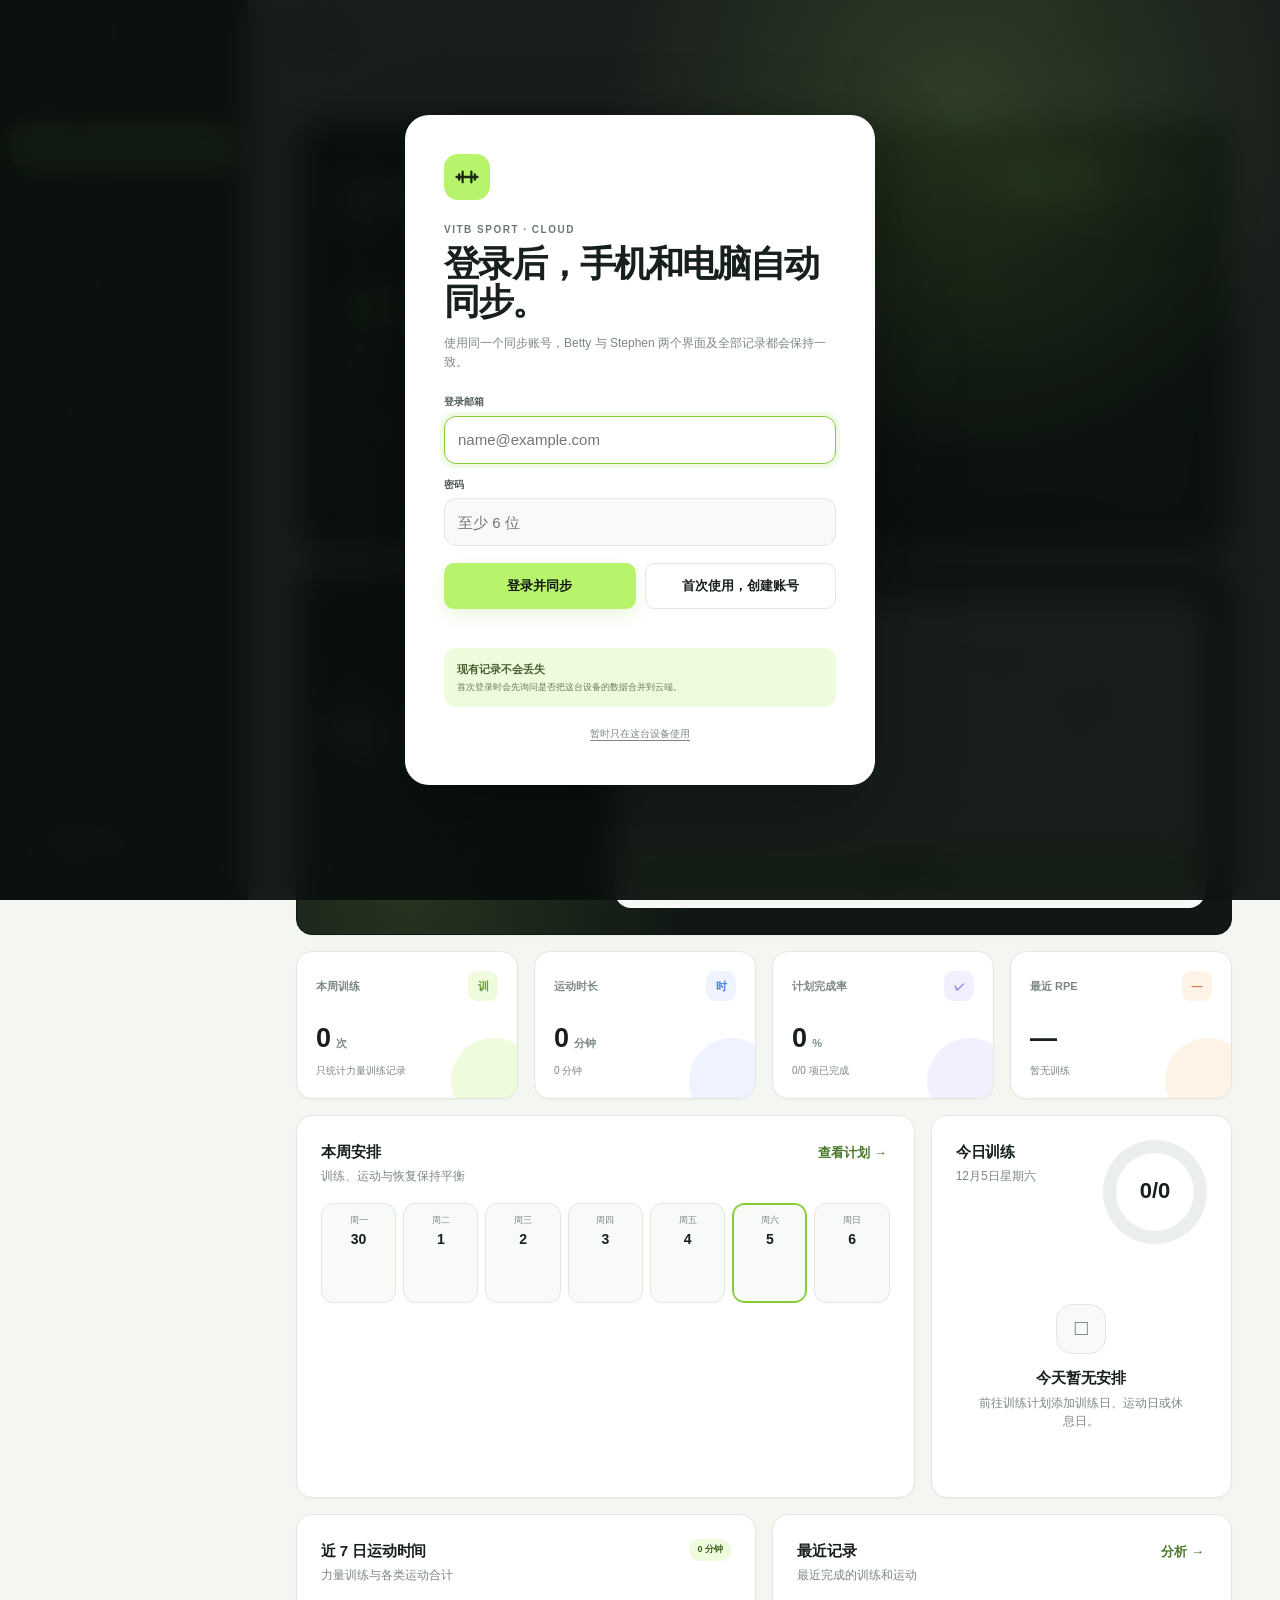
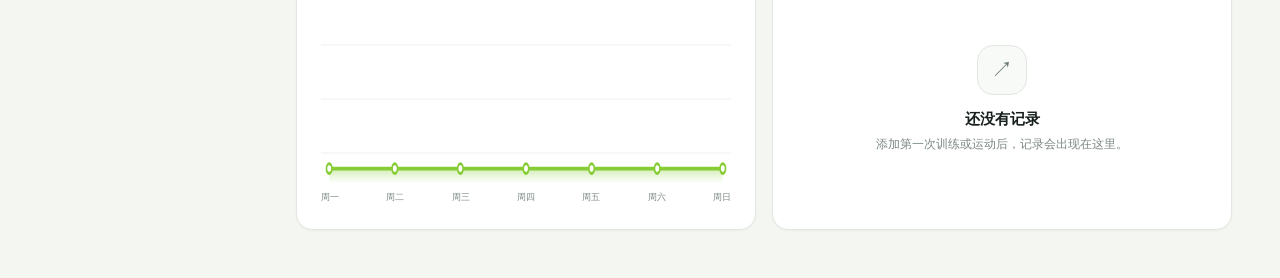
<file: index.html>
<!doctype html>
<html lang="zh-CN">
<head>
  <meta charset="utf-8">
  <meta name="viewport" content="width=device-width, initial-scale=1, viewport-fit=cover">
  <meta name="theme-color" content="#101714">
  <meta name="description" content="VITB Sport — 简洁、私密的训练、运动、饮食与身体数据记录工具。">
  <title>VITB Sport · 训练与运动记录</title>
  <link rel="icon" type="image/svg+xml" href="data:image/svg+xml,%3Csvg xmlns='http://www.w3.org/2000/svg' viewBox='0 0 64 64'%3E%3Crect width='64' height='64' rx='18' fill='%23101714'/%3E%3Cpath d='M18 38V26m7 17V21m14 22V21m7 17V26M13 32h38' stroke='%23b7f36b' stroke-width='5' stroke-linecap='round'/%3E%3C/svg%3E">
  <link rel="stylesheet" href="styles.css?v=20261022-flex">
  <script src="cloud-config.js" defer></script>
  <script src="cloud.js" defer></script>
  <script src="app.js?v=20261022-flex" defer></script>
</head>
<body>
  <a class="skip-link" href="#main-content">跳到主要内容</a>

  <section class="cloud-auth-gate" id="cloud-auth-gate" role="dialog" aria-modal="true" aria-labelledby="cloud-auth-title">
    <div class="cloud-auth-card">
      <span class="cloud-auth-logo" aria-hidden="true">
        <svg viewBox="0 0 32 32"><path d="M7 19v-6m4 9V10m10 12V10m4 9v-6M4 16h24"/></svg>
      </span>
      <p class="eyebrow">VITB SPORT · CLOUD</p>
      <h1 id="cloud-auth-title">登录后，手机和电脑自动同步。</h1>
      <p class="cloud-auth-copy">使用同一个同步账号，Betty 与 Stephen 两个界面及全部记录都会保持一致。</p>
      <form id="cloud-auth-form">
        <label class="cloud-auth-field" for="cloud-email"><span>登录邮箱</span><input id="cloud-email" name="email" type="email" autocomplete="email" placeholder="name@example.com" required></label>
        <label class="cloud-auth-field" for="cloud-password"><span>密码</span><input id="cloud-password" name="password" type="password" autocomplete="current-password" minlength="6" placeholder="至少 6 位" required></label>
        <div class="cloud-auth-actions">
          <button class="button button-primary" type="submit" data-auth-intent="signin">登录并同步</button>
          <button class="button button-quiet" type="submit" data-auth-intent="signup">首次使用，创建账号</button>
        </div>
      </form>
      <p class="cloud-auth-message" id="cloud-auth-message" aria-live="polite"></p>
      <div class="cloud-auth-note"><strong>现有记录不会丢失</strong><span>首次登录时会先询问是否把这台设备的数据合并到云端。</span></div>
      <button class="cloud-local-link" type="button" data-cloud-action="use-local">暂时只在这台设备使用</button>
    </div>
  </section>

  <div class="app-shell">
    <aside class="sidebar" id="sidebar" aria-label="主要导航">
      <div class="brand">
        <span class="brand-mark" aria-hidden="true">
          <svg viewBox="0 0 32 32"><path d="M7 19v-6m4 9V10m10 12V10m4 9v-6M4 16h24"/></svg>
        </span>
        <span><strong>VITB</strong><small>SPORT</small></span>
      </div>

      <nav class="primary-nav">
        <p class="nav-label">训练中心</p>
        <button class="nav-item is-active" type="button" data-view="dashboard">
          <span aria-hidden="true">⌂</span><span>首页</span>
        </button>
        <button class="nav-item" type="button" data-view="training">
          <span aria-hidden="true">▰</span><span>训练记录</span>
        </button>
        <button class="nav-item" type="button" data-view="activities">
          <span aria-hidden="true">↗</span><span>运动记录</span>
        </button>
        <button class="nav-item" type="button" data-view="plans">
          <span aria-hidden="true">□</span><span>训练计划</span>
        </button>

        <p class="nav-label">健康数据</p>
        <button class="nav-item" type="button" data-view="nutrition">
          <span aria-hidden="true">◒</span><span>饮食记录</span>
        </button>
        <button class="nav-item" type="button" data-view="body">
          <span aria-hidden="true">◇</span><span>身体数据</span>
        </button>
        <button class="nav-item" type="button" data-view="analytics">
          <span aria-hidden="true">⌁</span><span>数据分析</span>
        </button>

        <p class="nav-label">空间</p>
        <button class="nav-item" type="button" data-view="members">
          <span aria-hidden="true">◎</span><span>Betty / Stephen</span>
        </button>
        <button class="nav-item" type="button" data-view="privacy">
          <span aria-hidden="true">◉</span><span>隐私与数据</span>
        </button>
      </nav>

      <div class="sidebar-foot">
        <div class="storage-card" id="storage-card">
          <span class="status-dot" aria-hidden="true"></span>
          <div><strong id="storage-title">本机缓存已开启</strong><small id="storage-note">正在检查云端连接</small></div>
        </div>
      </div>
    </aside>

    <button class="sidebar-scrim" id="sidebar-scrim" type="button" aria-label="关闭导航"></button>

    <div class="workspace">
      <header class="topbar">
        <button class="icon-button mobile-menu" id="mobile-menu" type="button" aria-label="打开导航" aria-controls="sidebar" aria-expanded="false">☰</button>
        <div class="today-label">
          <small id="today-weekday">今天</small>
          <strong id="today-date">—</strong>
        </div>
        <div class="topbar-actions">
          <button class="local-badge cloud-badge" id="cloud-status" type="button" data-cloud-action="sync-now" aria-label="立即同步云端数据"><span class="status-dot"></span><span id="cloud-status-text">检查登录</span></button>
          <div class="profile-switch" aria-label="切换个人界面">
            <button class="profile-option" type="button" data-action="select-member" data-id="betty"><span>B</span><strong>Betty</strong></button>
            <button class="profile-option" type="button" data-action="select-member" data-id="stephen"><span>S</span><strong>Stephen</strong></button>
          </div>
        </div>
      </header>

      <main id="main-content" tabindex="-1">
        <div id="view-root" aria-live="polite"></div>
      </main>
    </div>
  </div>

  <div class="toast-region" id="toast-region" aria-live="polite" aria-atomic="true"></div>

  <dialog class="confirm-dialog" id="confirm-dialog">
    <form id="confirm-form">
      <span class="dialog-icon" aria-hidden="true">!</span>
      <h2 id="confirm-title">确认操作</h2>
      <p id="confirm-message"></p>
      <div class="dialog-actions">
        <button class="button button-quiet" id="confirm-cancel" type="button">取消</button>
        <button class="button button-danger" id="confirm-ok" type="button">确认</button>
      </div>
    </form>
  </dialog>

  <noscript>
    <div class="noscript">此应用需要 JavaScript 才能保存、同步和展示训练数据。</div>
  </noscript>
</body>
</html>
</file>
<file: styles.css>
:root {
  color-scheme: light;
  --ink: #17201c;
  --ink-soft: #4f5c55;
  --muted: #7b8881;
  --paper: #f4f6f2;
  --surface: #ffffff;
  --surface-soft: #f8faf7;
  --line: #e2e7e2;
  --line-strong: #ccd5ce;
  --dark: #101714;
  --dark-soft: #19231f;
  --lime: #b7f36b;
  --lime-strong: #86cc35;
  --lime-wash: #effbdd;
  --blue: #5f8ff6;
  --blue-wash: #eef3ff;
  --orange: #f5a657;
  --orange-wash: #fff3e7;
  --violet: #8c7cf2;
  --violet-wash: #f2efff;
  --red: #df615b;
  --red-wash: #fff0ef;
  --shadow-sm: 0 1px 2px rgba(16, 23, 20, .04);
  --shadow-md: 0 16px 40px rgba(16, 23, 20, .08);
  --radius-sm: 10px;
  --radius-md: 16px;
  --radius-lg: 24px;
  --sidebar: 248px;
  --font: Inter, ui-sans-serif, -apple-system, BlinkMacSystemFont, "Segoe UI", "PingFang SC", "Microsoft YaHei", sans-serif;
}

* { box-sizing: border-box; }
html { min-width: 320px; background: var(--paper); scroll-behavior: smooth; }
body { margin: 0; color: var(--ink); background: var(--paper); font-family: var(--font); font-size: 15px; line-height: 1.55; }
button, input, select, textarea { color: inherit; font: inherit; }
button, select { cursor: pointer; }
button { border: 0; }
a { color: inherit; }
svg { display: block; }
[hidden] { display: none !important; }

.skip-link { position: fixed; top: 8px; left: 8px; z-index: 1000; padding: 9px 13px; color: #fff; background: var(--dark); border-radius: 8px; transform: translateY(-150%); }
.skip-link:focus { transform: translateY(0); }
.app-shell { min-height: 100vh; }
.sidebar { position: fixed; inset: 0 auto 0 0; z-index: 40; display: flex; width: var(--sidebar); flex-direction: column; color: #eaf1ec; background: var(--dark); border-right: 1px solid rgba(255,255,255,.06); }
.brand { display: flex; align-items: center; gap: 11px; min-height: 78px; padding: 0 22px; }
.brand-mark { display: grid; width: 38px; height: 38px; place-items: center; color: var(--lime); background: rgba(183,243,107,.1); border: 1px solid rgba(183,243,107,.22); border-radius: 12px; }
.brand-mark svg { width: 24px; fill: none; stroke: currentColor; stroke-width: 2.6; stroke-linecap: round; }
.brand strong { display: block; font-size: 17px; letter-spacing: .08em; line-height: 1; }
.brand small { display: block; margin-top: 5px; color: #8fa097; font-size: 9px; letter-spacing: .26em; }
.primary-nav { flex: 1; overflow-y: auto; padding: 3px 12px 16px; }
.nav-label { margin: 20px 11px 8px; color: #718178; font-size: 10px; font-weight: 750; letter-spacing: .16em; text-transform: uppercase; }
.nav-item { display: flex; width: 100%; align-items: center; gap: 12px; margin: 3px 0; padding: 10px 12px; color: #aebbb4; background: transparent; border-radius: 11px; text-align: left; transition: .18s ease; }
.nav-item > span:first-child { display: grid; width: 22px; height: 22px; place-items: center; color: #809087; font-size: 17px; }
.nav-item:hover { color: #fff; background: rgba(255,255,255,.055); }
.nav-item.is-active { color: #111914; background: var(--lime); font-weight: 720; box-shadow: 0 8px 20px rgba(0,0,0,.16); }
.nav-item.is-active > span:first-child { color: #111914; }
.sidebar-foot { padding: 14px 14px 20px; }
.storage-card { display: flex; align-items: flex-start; gap: 10px; padding: 12px; background: rgba(255,255,255,.045); border: 1px solid rgba(255,255,255,.055); border-radius: 13px; }
.storage-card strong, .storage-card small { display: block; }
.storage-card strong { font-size: 12px; }
.storage-card small { margin-top: 3px; color: #819087; font-size: 10px; }
.status-dot { display: inline-block; flex: 0 0 auto; width: 7px; height: 7px; margin-top: 5px; background: var(--lime-strong); border-radius: 50%; box-shadow: 0 0 0 3px rgba(183,243,107,.12); }
.sidebar-scrim { display: none; }

.workspace { min-height: 100vh; margin-left: var(--sidebar); }
.topbar { position: sticky; top: 0; z-index: 25; display: flex; height: 72px; align-items: center; justify-content: space-between; padding: 0 clamp(20px, 4vw, 48px); background: rgba(244,246,242,.9); border-bottom: 1px solid rgba(204,213,206,.72); backdrop-filter: blur(16px); }
.today-label small, .today-label strong { display: block; }
.today-label small { color: var(--muted); font-size: 11px; font-weight: 700; letter-spacing: .08em; }
.today-label strong { margin-top: 2px; font-size: 14px; }
.topbar-actions { display: flex; align-items: center; gap: 10px; }
.local-badge { display: inline-flex; align-items: center; gap: 7px; padding: 7px 10px; color: var(--ink-soft); background: var(--surface); border: 1px solid var(--line); border-radius: 999px; font-size: 11px; }
.local-badge .status-dot { margin: 0; }
.cloud-badge:hover { background: #fbfdf9; border-color: var(--line-strong); }
body[data-cloud-status="syncing"] .cloud-badge .status-dot, body[data-cloud-status="checking"] .cloud-badge .status-dot { background: var(--orange); animation: live-pulse 1.4s infinite; }
body[data-cloud-status="offline"] .cloud-badge .status-dot, body[data-cloud-status="error"] .cloud-badge .status-dot { background: var(--red); box-shadow: 0 0 0 3px rgba(223,97,91,.12); }
body[data-cloud-status="synced"] .cloud-badge .status-dot { background: var(--lime-strong); }
.member-chip { display: flex; align-items: center; gap: 8px; padding: 4px 9px 4px 4px; background: transparent; border-radius: 999px; font-size: 12px; font-weight: 650; }
.member-chip:hover { background: rgba(255,255,255,.7); }
.avatar { display: grid; width: 32px; height: 32px; place-items: center; color: #14200f; background: var(--lime); border-radius: 50%; font-size: 12px; font-weight: 800; }
.profile-switch { display: flex; gap: 4px; padding: 4px; background: var(--surface); border: 1px solid var(--line); border-radius: 999px; box-shadow: var(--shadow-sm); }
.profile-option { display: flex; align-items: center; gap: 7px; padding: 3px 10px 3px 3px; color: var(--muted); background: transparent; border-radius: 999px; font-size: 11px; }
.profile-option > span { display: grid; width: 27px; height: 27px; place-items: center; color: var(--ink); background: var(--surface-soft); border-radius: 50%; font-size: 10px; font-weight: 850; }
.profile-option strong { font-size: 11px; }
.profile-option:hover { color: var(--ink); background: var(--surface-soft); }
.profile-option.is-active { color: #13200d; background: var(--lime-wash); }
.profile-option.is-active > span { background: var(--profile-color, var(--lime)); }
.mobile-menu { display: none; }
.icon-button { width: 38px; height: 38px; color: var(--ink); background: var(--surface); border: 1px solid var(--line); border-radius: 10px; }

main { padding: clamp(22px, 4vw, 48px); }
#view-root { width: min(100%, 1420px); margin: 0 auto; }
.view { animation: view-in .24s ease both; }
@keyframes view-in { from { opacity: 0; transform: translateY(5px); } }
.page-head { display: flex; align-items: flex-end; justify-content: space-between; gap: 20px; margin-bottom: 26px; }
.eyebrow { margin: 0 0 7px; color: #6a786f; font-size: 10px; font-weight: 800; letter-spacing: .15em; text-transform: uppercase; }
.page-title { margin: 0; font-size: clamp(25px, 3vw, 34px); line-height: 1.15; letter-spacing: -.045em; }
.page-subtitle { max-width: 650px; margin: 9px 0 0; color: var(--muted); }
.page-actions { display: flex; flex-wrap: wrap; gap: 9px; }

.button { display: inline-flex; min-height: 40px; align-items: center; justify-content: center; gap: 7px; padding: 9px 15px; border-radius: 10px; font-size: 13px; font-weight: 720; transition: transform .15s ease, box-shadow .15s ease, background .15s ease; }
.button:hover { transform: translateY(-1px); }
.button-primary { color: #101710; background: var(--lime); box-shadow: 0 7px 16px rgba(134,204,53,.16); }
.button-primary:hover { background: #c3fa7e; }
.button-dark { color: #fff; background: var(--dark); }
.button-quiet { color: var(--ink); background: var(--surface); border: 1px solid var(--line); }
.button-danger { color: #fff; background: var(--red); }
.button-link { min-height: auto; padding: 3px; color: #497828; background: transparent; }
.button-small { min-height: 32px; padding: 6px 10px; font-size: 11px; }

.card { min-width: 0; background: var(--surface); border: 1px solid var(--line); border-radius: var(--radius-md); box-shadow: var(--shadow-sm); }
.card-pad { padding: clamp(18px, 2vw, 24px); }
.card-head { display: flex; align-items: flex-start; justify-content: space-between; gap: 14px; margin-bottom: 18px; }
.card-title { margin: 0; font-size: 15px; letter-spacing: -.01em; }
.card-subtitle { margin: 4px 0 0; color: var(--muted); font-size: 12px; }
.grid { display: grid; min-width: 0; gap: 16px; }
.grid-2 { grid-template-columns: repeat(2, minmax(0, 1fr)); }
.grid-3 { grid-template-columns: repeat(3, minmax(0, 1fr)); }
.grid-4 { grid-template-columns: repeat(4, minmax(0, 1fr)); }
.span-2 { grid-column: span 2; }
.stack { display: grid; gap: 16px; }

.dashboard-weekly-overview { position: relative; overflow: hidden; padding: clamp(24px, 3.5vw, 38px); color: #f2f7f3; background: radial-gradient(circle at 88% 6%, rgba(183,243,107,.18), transparent 36%), linear-gradient(130deg, #111915, #203128); border-radius: var(--radius-lg); }
.dashboard-weekly-overview::after { position: absolute; top: -155px; right: -120px; width: 390px; height: 390px; content: ""; border: 1px solid rgba(183,243,107,.13); border-radius: 50%; box-shadow: 0 0 0 58px rgba(183,243,107,.025), 0 0 0 116px rgba(183,243,107,.018); pointer-events: none; }
.weekly-overview-head { position: relative; z-index: 1; display: flex; align-items: flex-start; justify-content: space-between; gap: 24px; margin-bottom: 22px; }
.dashboard-weekly-overview .eyebrow { color: var(--lime); }
.dashboard-weekly-overview h1 { margin: 0; font-size: clamp(26px, 3.3vw, 38px); line-height: 1.08; letter-spacing: -.05em; }
.weekly-overview-head p:not(.eyebrow) { margin: 9px 0 0; color: #adbbb3; font-size: 12px; }
.hero-actions { display: flex; flex-wrap: wrap; gap: 9px; }
.hero-actions .button-quiet { color: #eef5f0; background: rgba(255,255,255,.07); border-color: rgba(255,255,255,.11); }
.weekly-member-grid { position: relative; z-index: 1; display: grid; grid-template-columns: repeat(2, minmax(0, 1fr)); gap: 14px; }
.weekly-member-card { min-width: 0; padding: 18px; background: rgba(255,255,255,.055); border: 1px solid rgba(255,255,255,.06); border-radius: 19px; }
.weekly-member-card.is-active { border-color: color-mix(in srgb, var(--member-color) 58%, transparent); box-shadow: inset 0 0 0 1px color-mix(in srgb, var(--member-color) 22%, transparent); }
.weekly-member-head { display: flex; align-items: center; justify-content: space-between; gap: 12px; margin-bottom: 15px; }
.weekly-member-switch { display: flex; min-width: 0; align-items: center; gap: 10px; padding: 0; color: #f3f7f4; background: transparent; text-align: left; }
.weekly-member-switch:hover strong { color: var(--member-color); }
.weekly-member-avatar { display: grid; width: 34px; height: 34px; flex: 0 0 auto; place-items: center; color: #15200f; background: var(--member-color); border-radius: 50%; font-size: 11px; font-weight: 850; }
.weekly-member-switch strong, .weekly-member-switch small { display: block; }
.weekly-member-switch strong { font-size: 14px; transition: color .15s ease; }
.weekly-member-switch small { margin-top: 1px; color: #9daba3; font-size: 10px; }
.weekly-member-state { padding: 4px 8px; color: var(--member-color); background: color-mix(in srgb, var(--member-color) 12%, transparent); border-radius: 999px; font-size: 9px; font-weight: 760; white-space: nowrap; }
.weekly-metrics { display: grid; grid-template-columns: repeat(3, minmax(0, 1fr)); gap: 10px; margin-bottom: 15px; }
.weekly-metrics > div { min-width: 0; }
.weekly-metrics span { display: block; color: #94a39b; font-size: 9px; }
.weekly-metrics strong { display: block; margin-top: 3px; color: #fff; font-size: clamp(19px, 2.2vw, 25px); line-height: 1; letter-spacing: -.04em; white-space: nowrap; }
.weekly-metrics strong small { display: inline; color: #aab7b0; font-size: 9px; font-weight: 600; letter-spacing: 0; }
.weekly-bars { display: grid; grid-template-columns: repeat(7, minmax(0, 1fr)); gap: 6px; height: 72px; align-items: end; }
.weekly-bar-day { display: grid; height: 100%; grid-template-rows: 1fr auto; gap: 5px; color: #8f9e96; text-align: center; }
.weekly-bar-track { display: flex; height: 52px; align-self: end; align-items: end; overflow: hidden; background: rgba(255,255,255,.055); border-radius: 7px; }
.weekly-bar-fill { width: 100%; background: var(--member-color); border-radius: 7px; }
.weekly-bar-day small { font-size: 9px; }
.weekly-card-foot { display: flex; justify-content: space-between; gap: 12px; margin-top: 10px; color: #87968e; font-size: 9px; }

.live-counter { overflow: hidden; }
.live-counter.is-setup { display: grid; grid-template-columns: minmax(250px, .72fr) minmax(0, 1.6fr); gap: 26px; padding: 26px; color: #f3f8f4; background: radial-gradient(circle at 12% 90%, rgba(183,243,107,.13), transparent 32%), var(--dark); border-color: var(--dark); }
.live-counter-intro { align-self: center; }
.live-kicker { display: inline-flex; align-items: center; gap: 8px; color: var(--lime); font-size: 10px; font-weight: 820; letter-spacing: .08em; text-transform: uppercase; }
.live-pulse { width: 7px; height: 7px; background: var(--lime); border-radius: 50%; box-shadow: 0 0 0 0 rgba(183,243,107,.45); animation: live-pulse 1.8s infinite; }
@keyframes live-pulse { 70% { box-shadow: 0 0 0 8px rgba(183,243,107,0); } 100% { box-shadow: 0 0 0 0 rgba(183,243,107,0); } }
.live-counter-intro h2 { margin: 12px 0 8px; font-size: clamp(23px, 3vw, 33px); line-height: 1.12; letter-spacing: -.04em; }
.live-counter-intro p { max-width: 380px; margin: 0; color: #9daca4; font-size: 12px; }
.live-setup-form { align-self: center; padding: 18px; color: var(--ink); background: rgba(255,255,255,.98); border-radius: 16px; }
.live-form-grid { display: grid; grid-template-columns: repeat(4, minmax(0, 1fr)); gap: 11px; }
.live-exercise-field { grid-column: span 2; }
.live-start-button { width: 100%; margin-top: 13px; }
.live-session-head { display: flex; align-items: flex-start; justify-content: space-between; gap: 20px; padding: 22px 25px; color: #f4f8f5; background: radial-gradient(circle at 85% 20%, rgba(183,243,107,.17), transparent 28%), linear-gradient(120deg, #111915, #26362d); }
.live-session-head h2 { margin: 7px 0 3px; font-size: clamp(23px, 3vw, 34px); letter-spacing: -.04em; }
.live-session-head p { margin: 0; color: #9eaea5; font-size: 11px; }
.live-discard { color: #e4ebe6; background: rgba(255,255,255,.07); border: 1px solid rgba(255,255,255,.12); }
.live-session-editor { background: #f7faf6; border-bottom: 1px solid var(--line); }
.live-session-editor > summary { display: flex; align-items: center; gap: 10px; padding: 12px 25px; color: var(--ink-soft); cursor: pointer; list-style: none; }
.live-session-editor > summary::-webkit-details-marker { display: none; }
.live-session-editor > summary span { font-size: 11px; font-weight: 800; }
.live-session-editor > summary small { color: var(--muted); font-size: 9px; }
.live-session-editor > summary::after { margin-left: auto; content: "编辑 ＋"; color: #4e7b2d; font-size: 9px; font-weight: 800; }
.live-session-editor[open] > summary::after { content: "收起 −"; }
.live-session-edit-form { padding: 5px 25px 20px; }
.live-edit-grid { display: grid; grid-template-columns: repeat(4, minmax(0, 1fr)); gap: 11px; }
.live-edit-actions { display: flex; align-items: center; justify-content: space-between; gap: 15px; margin-top: 14px; }
.live-edit-actions small { color: var(--muted); font-size: 9px; }
.live-edit-actions .button { min-width: 118px; }
.live-session-body { display: grid; grid-template-columns: minmax(240px, .78fr) minmax(310px, 1.22fr); }
.live-progress-panel { display: grid; min-height: 245px; align-content: center; padding: 25px; background: var(--surface-soft); border-right: 1px solid var(--line); }
.live-count { display: flex; align-items: baseline; gap: 9px; }
.live-count strong { font-size: clamp(50px, 7vw, 76px); line-height: 1; letter-spacing: -.08em; }
.live-count span { color: var(--muted); font-size: 16px; font-weight: 720; }
.live-progress-track { height: 8px; margin: 17px 0; overflow: hidden; background: #e6ebe6; border-radius: 999px; }
.live-progress-track span { display: block; width: var(--live-progress); height: 100%; background: var(--lime-strong); border-radius: inherit; transition: width .25s ease; }
.set-dots { display: flex; flex-wrap: wrap; gap: 7px; }
.set-dot { display: grid; width: 31px; height: 31px; place-items: center; color: #87938c; background: #fff; border: 1px solid var(--line); border-radius: 9px; font-size: 10px; font-weight: 800; }
.set-dot.is-done { color: #19300e; background: var(--lime); border-color: var(--lime-strong); }
.set-dot.is-next { color: #4f792e; border-color: var(--lime-strong); box-shadow: 0 0 0 2px rgba(134,204,53,.12); }
.live-progress-panel > small { margin-top: 13px; color: var(--muted); font-size: 10px; }
.live-action-panel { display: grid; min-height: 245px; align-content: center; gap: 13px; padding: 25px; }
.rest-status { display: flex; align-items: center; justify-content: space-between; gap: 12px; min-height: 38px; padding: 0 3px; color: var(--muted); font-size: 10px; }
.rest-status strong { margin-left: auto; color: var(--ink); font-size: 20px; font-variant-numeric: tabular-nums; }
.rest-status button { padding: 5px 8px; color: #426d27; background: var(--lime-wash); border-radius: 7px; font-size: 9px; font-weight: 750; }
.rest-status.is-resting strong { color: #5e922f; }
.live-complete-button { display: grid; width: 100%; min-height: 94px; place-items: center; align-content: center; gap: 2px; color: #15210f; background: var(--lime); border-radius: 18px; box-shadow: 0 13px 28px rgba(134,204,53,.2); transition: transform .12s, background .12s; }
.live-complete-button:hover:not(:disabled) { transform: translateY(-2px); background: #c5fb82; }
.live-complete-button:active:not(:disabled) { transform: scale(.985); }
.live-complete-button:disabled { color: #7c897f; background: #edf0ed; box-shadow: none; cursor: not-allowed; }
.live-complete-button > span { font-size: clamp(19px, 2.4vw, 26px); font-weight: 850; letter-spacing: -.03em; }
.live-complete-button > small { font-size: 10px; font-weight: 600; }
.live-complete-button.is-finish { color: #fff; background: var(--dark); box-shadow: none; font-size: 17px; font-weight: 800; }
.live-finished { display: grid; place-items: center; text-align: center; }
.live-finished > span { display: grid; width: 43px; height: 43px; margin-bottom: 7px; place-items: center; color: #1e350f; background: var(--lime); border-radius: 50%; font-weight: 900; }
.live-finished strong, .live-finished small { display: block; }
.live-finished small { margin: 3px 0 12px; color: var(--muted); font-size: 10px; }
.live-finished-actions { display: grid; grid-template-columns: minmax(115px, .42fr) minmax(0, 1fr); gap: 9px; }
.live-finished-actions .button, .live-finished-actions .live-complete-button { min-height: 58px; }
.live-secondary-actions { display: flex; gap: 8px; }
.live-secondary-actions .button { flex: 1; }
.live-secondary-actions .button:disabled { opacity: .42; cursor: not-allowed; transform: none; }

.stat-card { position: relative; min-height: 126px; overflow: hidden; padding: 19px; }
.stat-card::after { position: absolute; right: -20px; bottom: -26px; width: 86px; height: 86px; content: ""; background: var(--wash, var(--lime-wash)); border-radius: 50%; }
.stat-label { display: flex; align-items: center; justify-content: space-between; color: var(--muted); font-size: 11px; font-weight: 670; }
.stat-icon { display: grid; width: 30px; height: 30px; place-items: center; color: var(--tone, #69972f); background: var(--wash, var(--lime-wash)); border-radius: 9px; font-weight: 900; }
.stat-value { position: relative; z-index: 1; margin-top: 17px; font-size: 27px; font-weight: 800; letter-spacing: -.04em; }
.stat-value small { color: var(--muted); font-size: 11px; font-weight: 600; letter-spacing: 0; }
.stat-note { position: relative; z-index: 1; margin-top: 3px; color: var(--muted); font-size: 10px; }

.section-gap { margin-top: 16px; }
.list { display: grid; gap: 2px; }
.list-item { display: flex; align-items: center; gap: 13px; padding: 12px 4px; border-bottom: 1px solid #edf0ed; }
.list-item:last-child { border-bottom: 0; }
.list-icon { display: grid; flex: 0 0 auto; width: 38px; height: 38px; place-items: center; color: var(--tone, #527735); background: var(--wash, var(--lime-wash)); border-radius: 11px; font-weight: 800; }
.list-main { min-width: 0; flex: 1; }
.list-main strong, .list-main small { display: block; }
.list-main strong { overflow: hidden; font-size: 13px; text-overflow: ellipsis; white-space: nowrap; }
.list-main small { margin-top: 2px; color: var(--muted); font-size: 10px; }
.list-meta { color: var(--ink-soft); font-size: 11px; font-weight: 680; text-align: right; }
.empty-state { padding: 42px 20px; color: var(--muted); text-align: center; }
.empty-state span { display: grid; width: 50px; height: 50px; margin: 0 auto 12px; place-items: center; color: #6b7b71; background: var(--surface-soft); border: 1px solid var(--line); border-radius: 16px; font-size: 22px; }
.empty-state strong { display: block; color: var(--ink); }
.empty-state p { max-width: 360px; margin: 5px auto 0; font-size: 12px; }

.progress-track { height: 6px; overflow: hidden; background: #edf1ed; border-radius: 999px; }
.progress-fill { height: 100%; background: var(--lime-strong); border-radius: inherit; }
.completion-ring { --value: 0; position: relative; display: grid; width: 104px; height: 104px; place-items: center; background: conic-gradient(var(--lime-strong) calc(var(--value) * 1%), #ebefeb 0); border-radius: 50%; }
.completion-ring::before { position: absolute; width: 78px; height: 78px; content: ""; background: var(--surface); border-radius: 50%; }
.completion-ring strong { position: relative; font-size: 22px; }

.week-strip { display: grid; grid-template-columns: repeat(7, minmax(0, 1fr)); gap: 7px; }
.day-card { min-height: 100px; padding: 10px 8px; background: var(--surface-soft); border: 1px solid var(--line); border-radius: 12px; }
.day-card.is-today { border-color: var(--lime-strong); box-shadow: inset 0 0 0 1px var(--lime-strong); }
.day-card small { display: block; color: var(--muted); font-size: 9px; text-align: center; }
.day-card strong { display: block; margin-top: 1px; font-size: 14px; text-align: center; }
.day-event { margin-top: 9px; padding: 7px; background: var(--surface); border-radius: 8px; font-size: 9px; line-height: 1.35; }
.day-event.is-done { color: #66815a; text-decoration: line-through; background: var(--lime-wash); }
.event-dot { display: inline-block; width: 5px; height: 5px; margin-right: 4px; background: var(--tone, var(--blue)); border-radius: 50%; vertical-align: middle; }

.composer { overflow: hidden; }
.composer > summary { display: flex; align-items: center; justify-content: space-between; padding: 17px 20px; background: var(--dark); color: #fff; cursor: pointer; list-style: none; }
.composer > summary::-webkit-details-marker { display: none; }
.composer > summary::after { content: "+"; color: var(--lime); font-size: 24px; font-weight: 300; }
.composer[open] > summary::after { content: "−"; }
.composer-title strong, .composer-title small { display: block; }
.composer-title small { margin-top: 2px; color: #9dacA4; font-size: 10px; }
.form-body { padding: 22px; }
.form-grid { display: grid; grid-template-columns: repeat(4, minmax(0, 1fr)); gap: 15px; }
.field { display: grid; align-content: start; gap: 6px; }
.field.span-2 { grid-column: span 2; }
.field.span-3 { grid-column: span 3; }
.field.span-4 { grid-column: 1 / -1; }
.field label, .field > span { color: var(--ink-soft); font-size: 10px; font-weight: 750; letter-spacing: .03em; }
.field input, .field select, .field textarea { width: 100%; min-height: 42px; padding: 10px 11px; background: var(--surface-soft); border: 1px solid var(--line); border-radius: 9px; outline: none; transition: border .15s, box-shadow .15s; }
.field textarea { min-height: 80px; resize: vertical; }
.field input:focus, .field select:focus, .field textarea:focus { background: #fff; border-color: var(--lime-strong); box-shadow: 0 0 0 3px rgba(134,204,53,.12); }
.field select, .privacy-row select {
  min-height: 46px;
  padding: 10px 42px 10px 14px;
  appearance: none;
  -webkit-appearance: none;
  color: var(--ink);
  background-color: #fff;
  background-image: url("data:image/svg+xml,%3Csvg xmlns='http://www.w3.org/2000/svg' width='16' height='16' viewBox='0 0 16 16' fill='none'%3E%3Cpath d='m4 6 4 4 4-4' stroke='%235b6b62' stroke-width='1.7' stroke-linecap='round' stroke-linejoin='round'/%3E%3C/svg%3E");
  background-repeat: no-repeat;
  background-position: right 14px center;
  background-size: 16px;
  border: 1px solid #d8e1da;
  border-radius: 14px;
  box-shadow: 0 1px 2px rgba(16,23,20,.04), inset 0 1px 0 rgba(255,255,255,.8);
  transition: border-color .15s ease, box-shadow .15s ease, background-color .15s ease;
}
.field select:hover, .privacy-row select:hover { border-color: #b8c5bb; background-color: #fbfdf9; }
.field select:focus, .privacy-row select:focus { background-color: #fff; border-color: var(--lime-strong); box-shadow: 0 0 0 4px rgba(134,204,53,.13); }
.field-help { color: var(--muted); font-size: 9px; }
.form-actions { display: flex; justify-content: flex-end; gap: 9px; margin-top: 18px; padding-top: 16px; border-top: 1px solid var(--line); }
.range-row { display: flex; align-items: center; gap: 10px; }
.range-row input { flex: 1; padding: 0; }
.range-value { min-width: 34px; color: var(--ink); font-size: 13px; font-weight: 800; text-align: center; }

.data-table-wrap { overflow-x: auto; }
.data-table { width: 100%; border-collapse: collapse; }
.data-table th { padding: 11px 13px; color: var(--muted); background: var(--surface-soft); border-bottom: 1px solid var(--line); font-size: 9px; font-weight: 800; letter-spacing: .06em; text-align: left; text-transform: uppercase; white-space: nowrap; }
.data-table td { padding: 13px; border-bottom: 1px solid #edf0ed; font-size: 11px; white-space: nowrap; }
.data-table tbody tr:last-child td { border-bottom: 0; }
.data-table tbody tr:hover { background: #fbfcfb; }
.record-title { font-weight: 730; }
.record-sub { display: block; margin-top: 2px; color: var(--muted); font-size: 9px; }
.tag { display: inline-flex; align-items: center; gap: 4px; padding: 4px 8px; color: var(--tone, #436324); background: var(--wash, var(--lime-wash)); border-radius: 999px; font-size: 9px; font-weight: 750; }
.tag-live { margin-left: 5px; color: #315b1b; background: var(--lime-wash); vertical-align: 1px; }
.row-actions { display: flex; gap: 5px; }
.danger-link { padding: 5px; color: #b84c47; background: transparent; font-size: 10px; }

.metric-bar-list { display: grid; gap: 15px; }
.metric-bar-head { display: flex; justify-content: space-between; margin-bottom: 6px; color: var(--ink-soft); font-size: 10px; }
.metric-bar-head strong { color: var(--ink); }
.metric-bar { height: 7px; overflow: hidden; background: #eff2ef; border-radius: 999px; }
.metric-bar span { display: block; height: 100%; background: var(--tone, var(--lime-strong)); border-radius: inherit; }

.chart { min-height: 180px; }
.chart svg { width: 100%; height: 180px; overflow: visible; }
.chart-grid { stroke: #edf0ed; stroke-width: 1; }
.chart-line { fill: none; stroke: var(--tone, var(--lime-strong)); stroke-width: 3; stroke-linecap: round; stroke-linejoin: round; }
.chart-area { fill: url(#areaGradient); opacity: .35; }
.chart-dot { fill: var(--surface); stroke: var(--tone, var(--lime-strong)); stroke-width: 2.5; }
.chart-labels { display: flex; justify-content: space-between; margin-top: 8px; color: var(--muted); font-size: 9px; }
.donut-wrap { display: flex; align-items: center; gap: 22px; }
.donut { display: grid; flex: 0 0 auto; width: 132px; height: 132px; place-items: center; border-radius: 50%; }
.donut::after { display: grid; width: 88px; height: 88px; content: attr(data-total); place-items: center; background: #fff; border-radius: 50%; font-size: 18px; font-weight: 800; white-space: pre-line; text-align: center; }
.legend { display: grid; flex: 1; gap: 9px; }
.legend-item { display: flex; align-items: center; justify-content: space-between; gap: 10px; font-size: 10px; }
.legend-key { display: flex; align-items: center; gap: 7px; color: var(--ink-soft); }
.legend-swatch { width: 8px; height: 8px; background: var(--tone); border-radius: 3px; }

.macro-grid { display: grid; grid-template-columns: repeat(4, 1fr); gap: 10px; }
.macro { padding: 14px; background: var(--surface-soft); border-radius: 12px; }
.macro small { display: block; color: var(--muted); font-size: 9px; }
.macro strong { display: block; margin-top: 5px; font-size: 17px; }
.macro strong span { color: var(--muted); font-size: 9px; }
.meal-list { display: grid; gap: 8px; }
.meal-row { display: grid; grid-template-columns: 60px 1fr; gap: 12px; padding: 10px 0; border-bottom: 1px solid #edf0ed; font-size: 11px; }
.meal-row:last-child { border: 0; }
.meal-row strong { color: var(--muted); font-size: 9px; letter-spacing: .04em; }

.member-grid { display: grid; grid-template-columns: repeat(auto-fit, minmax(190px, 1fr)); gap: 12px; }
.member-card { position: relative; padding: 18px; border: 1px solid var(--line); border-radius: 14px; }
.member-card.is-active { border-color: var(--lime-strong); box-shadow: inset 0 0 0 1px var(--lime-strong); }
.member-card .avatar { width: 42px; height: 42px; margin-bottom: 12px; }
.member-card strong, .member-card small { display: block; }
.member-card small { margin-top: 3px; color: var(--muted); font-size: 10px; }
.member-card button { position: absolute; top: 12px; right: 12px; }
.future-note { padding: 15px; color: #725a30; background: #fff8e8; border: 1px solid #f3dfb8; border-radius: 12px; font-size: 11px; }

.privacy-list { display: grid; gap: 0; }
.privacy-row { display: grid; grid-template-columns: 1fr minmax(140px, 190px); align-items: center; gap: 18px; padding: 16px 0; border-bottom: 1px solid var(--line); }
.privacy-row:last-child { border-bottom: 0; }
.privacy-row strong, .privacy-row small { display: block; }
.privacy-row small { margin-top: 4px; color: var(--muted); font-size: 10px; }
.privacy-row select { min-height: 42px; }
.data-actions { display: grid; grid-template-columns: repeat(3, 1fr); gap: 10px; }
.data-action-card { padding: 16px; background: var(--surface-soft); border: 1px solid var(--line); border-radius: 12px; }
.data-action-card strong, .data-action-card small { display: block; }
.data-action-card small { min-height: 32px; margin: 5px 0 12px; color: var(--muted); font-size: 10px; }
.file-input { position: absolute; width: 1px; height: 1px; overflow: hidden; clip: rect(0 0 0 0); }

.check-button { display: grid; width: 25px; height: 25px; place-items: center; color: var(--muted); background: #fff; border: 1px solid var(--line-strong); border-radius: 8px; }
.check-button.is-done { color: #203718; background: var(--lime); border-color: var(--lime-strong); }
.check-button.is-ready { color: #315b1b; background: var(--lime-wash); border-color: #b9dd8e; font-weight: 850; }
.check-button.is-ready:hover { background: var(--lime); border-color: var(--lime-strong); }
.plan-row { display: grid; grid-template-columns: auto 90px 1fr auto; align-items: center; gap: 12px; padding: 13px 0; border-bottom: 1px solid #edf0ed; }
.plan-row:last-child { border: 0; }
.plan-date { color: var(--muted); font-size: 10px; }
.plan-title strong, .plan-title small { display: block; }
.plan-title strong { font-size: 12px; }
.plan-title small { color: var(--muted); font-size: 9px; }
.plan-row.is-done .plan-title { opacity: .62; text-decoration: line-through; }

.toast-region { position: fixed; right: 18px; bottom: 18px; z-index: 100; display: grid; gap: 8px; pointer-events: none; }
.toast { min-width: 240px; padding: 12px 14px; color: #f5faf7; background: rgba(16,23,20,.96); border: 1px solid rgba(255,255,255,.08); border-radius: 11px; box-shadow: var(--shadow-md); font-size: 11px; animation: toast-in .22s ease both; }
.toast.is-error { background: #752f2c; }
@keyframes toast-in { from { opacity: 0; transform: translateY(8px); } }
.confirm-dialog { width: min(410px, calc(100% - 32px)); padding: 0; border: 0; border-radius: 18px; box-shadow: 0 28px 80px rgba(0,0,0,.24); }
.confirm-dialog::backdrop { background: rgba(12,18,15,.54); backdrop-filter: blur(3px); }
.confirm-dialog form { padding: 28px; text-align: center; }
.dialog-icon { display: grid; width: 46px; height: 46px; margin: 0 auto 13px; place-items: center; color: #9c3935; background: var(--red-wash); border-radius: 14px; font-weight: 900; }
.confirm-dialog h2 { margin: 0; font-size: 20px; }
.confirm-dialog p { margin: 8px 0 22px; color: var(--muted); font-size: 12px; }
.dialog-actions { display: flex; justify-content: center; gap: 9px; }
.noscript { position: fixed; inset: auto 12px 12px; z-index: 1000; padding: 14px; color: #fff; background: #8d312d; border-radius: 10px; text-align: center; }

.cloud-auth-gate { position: fixed; inset: 0; z-index: 200; display: grid; place-items: center; overflow-y: auto; padding: 24px; background: radial-gradient(circle at 75% 12%, rgba(183,243,107,.15), transparent 29%), rgba(10,16,13,.94); backdrop-filter: blur(16px); }
.cloud-auth-card { width: min(100%, 470px); padding: clamp(25px, 4vw, 38px); background: #fff; border: 1px solid rgba(255,255,255,.3); border-radius: 24px; box-shadow: 0 30px 90px rgba(0,0,0,.32); }
.cloud-auth-logo { display: grid; width: 46px; height: 46px; margin-bottom: 22px; place-items: center; color: #1b2b12; background: var(--lime); border-radius: 14px; }
.cloud-auth-logo svg { width: 28px; fill: none; stroke: currentColor; stroke-width: 2.6; stroke-linecap: round; }
.cloud-auth-card h1 { max-width: 390px; margin: 0; font-size: clamp(27px, 5vw, 36px); line-height: 1.08; letter-spacing: -.055em; }
.cloud-auth-copy { margin: 12px 0 23px; color: var(--muted); font-size: 12px; }
#cloud-auth-form { display: grid; gap: 13px; }
.cloud-auth-field { display: grid; gap: 6px; }
.cloud-auth-field span { color: var(--ink-soft); font-size: 10px; font-weight: 780; }
.cloud-auth-field input { width: 100%; min-height: 48px; padding: 11px 13px; background: var(--surface-soft); border: 1px solid var(--line); border-radius: 12px; outline: none; }
.cloud-auth-field input:focus { background: #fff; border-color: var(--lime-strong); box-shadow: 0 0 0 4px rgba(134,204,53,.13); }
.cloud-auth-actions { display: grid; grid-template-columns: 1fr 1fr; gap: 9px; margin-top: 4px; }
.cloud-auth-actions .button { min-height: 46px; }
.cloud-auth-message { min-height: 19px; margin: 12px 0 0; color: var(--muted); font-size: 11px; }
.cloud-auth-message.is-error { color: #aa3f3a; }
.cloud-auth-message.is-success { color: #4f7d2c; }
.cloud-auth-note { display: grid; gap: 2px; margin-top: 8px; padding: 13px; color: #496033; background: var(--lime-wash); border-radius: 12px; }
.cloud-auth-note strong { font-size: 11px; }
.cloud-auth-note span { color: #6a7a5c; font-size: 9px; }
.cloud-local-link { display: block; margin: 15px auto 0; padding: 4px; color: var(--muted); background: transparent; font-size: 10px; text-decoration: underline; text-underline-offset: 3px; }
.cloud-account-row { display: flex; align-items: center; justify-content: space-between; gap: 20px; padding: 17px; background: var(--surface-soft); border: 1px solid var(--line); border-radius: 14px; }
.cloud-account-row strong, .cloud-account-row small { display: block; }
.cloud-account-row small { margin-top: 4px; color: var(--muted); font-size: 10px; }
.cloud-account-actions { display: flex; flex: 0 0 auto; gap: 8px; }

@media (max-width: 1120px) {
  .grid-4 { grid-template-columns: repeat(2, minmax(0, 1fr)); }
  .form-grid { grid-template-columns: repeat(2, minmax(0, 1fr)); }
  .live-counter.is-setup { grid-template-columns: 1fr; }
  .live-form-grid { grid-template-columns: repeat(4, minmax(0, 1fr)); }
  .field.span-3, .field.span-4 { grid-column: 1 / -1; }
}

@media (max-width: 840px) {
  :root { --sidebar: 260px; }
  .sidebar { transform: translateX(-105%); box-shadow: 20px 0 55px rgba(0,0,0,.2); transition: transform .22s ease; }
  .sidebar.is-open { transform: translateX(0); }
  .sidebar-scrim { position: fixed; inset: 0; z-index: 35; display: block; visibility: hidden; background: rgba(16,23,20,.48); opacity: 0; transition: opacity .22s, visibility .22s; }
  .sidebar.is-open + .sidebar-scrim { visibility: visible; opacity: 1; }
  .workspace { margin-left: 0; }
  .topbar { height: 64px; padding: 0 18px; }
  .mobile-menu { display: inline-grid; place-items: center; }
  .today-label { display: none; }
  main { padding: 22px 16px 40px; }
  .grid-3 { grid-template-columns: repeat(2, minmax(0, 1fr)); }
  .dashboard-main { grid-template-columns: 1fr; }
  .live-session-body { grid-template-columns: 1fr; }
  .live-progress-panel { min-height: 210px; border-right: 0; border-bottom: 1px solid var(--line); }
  .span-2 { grid-column: auto; }
  .weekly-overview-head { display: block; }
  .weekly-overview-head .hero-actions { margin-top: 16px; }
}

@media (max-width: 620px) {
  body { font-size: 14px; }
  .profile-option strong, #cloud-status-text { display: none; }
  .local-badge { padding: 9px; }
  .profile-option { padding: 3px; }
  .page-head { display: block; margin-bottom: 20px; }
  .page-actions { margin-top: 15px; }
  .page-actions .button { flex: 1; }
  .grid-2, .grid-3, .grid-4 { grid-template-columns: 1fr; }
  .stats-mobile { grid-template-columns: repeat(2, minmax(0, 1fr)); }
  .dashboard-weekly-overview { padding: 22px 18px; }
  .dashboard-weekly-overview h1 { font-size: 28px; }
  .weekly-member-grid { grid-template-columns: 1fr; }
  .weekly-member-card { padding: 17px; }
  .weekly-card-foot { flex-wrap: wrap; }
  .week-strip { display: flex; width: 100%; max-width: 100%; overflow-x: auto; padding-bottom: 4px; scroll-snap-type: x mandatory; }
  .day-card { flex: 0 0 88px; scroll-snap-align: start; }
  .form-grid { grid-template-columns: 1fr; }
  .live-counter.is-setup { padding: 20px; }
  .live-setup-form { padding: 15px; }
  .live-form-grid { grid-template-columns: repeat(2, minmax(0, 1fr)); }
  .live-exercise-field { grid-column: 1 / -1; }
  .live-session-head { display: block; padding: 20px; }
  .live-discard { margin-top: 13px; }
  .live-session-editor > summary { align-items: flex-start; flex-wrap: wrap; padding: 13px 20px; }
  .live-session-editor > summary small { flex-basis: calc(100% - 70px); }
  .live-session-edit-form { padding: 4px 20px 18px; }
  .live-edit-grid { grid-template-columns: repeat(2, minmax(0, 1fr)); }
  .live-edit-actions { align-items: stretch; flex-direction: column; }
  .live-edit-actions .button { width: 100%; }
  .live-progress-panel, .live-action-panel { padding: 20px; }
  .live-finished-actions { grid-template-columns: 1fr; }
  .live-secondary-actions { flex-direction: column; }
  .field.span-2, .field.span-3, .field.span-4 { grid-column: auto; }
  .form-body { padding: 16px; }
  .form-actions { flex-direction: column-reverse; }
  .form-actions .button { width: 100%; }
  .macro-grid { grid-template-columns: repeat(2, 1fr); }
  .donut-wrap { align-items: flex-start; flex-direction: column; }
  .privacy-row { grid-template-columns: 1fr; gap: 9px; }
  .data-actions { grid-template-columns: 1fr; }
  .data-action-card small { min-height: auto; }
  .cloud-auth-gate { align-items: start; padding: 14px; }
  .cloud-auth-card { margin: max(10px, env(safe-area-inset-top)) 0; padding: 24px 19px; border-radius: 19px; }
  .cloud-auth-actions { grid-template-columns: 1fr; }
  .cloud-account-row { align-items: stretch; flex-direction: column; }
  .cloud-account-actions { display: grid; grid-template-columns: 1fr; }
  .plan-row { grid-template-columns: auto 1fr auto; }
  .plan-date { display: none; }
  .toast-region { right: 10px; bottom: 10px; left: 10px; }
  .toast { min-width: 0; }
}

@media (prefers-reduced-motion: reduce) {
  *, *::before, *::after { scroll-behavior: auto !important; animation-duration: .01ms !important; animation-iteration-count: 1 !important; transition-duration: .01ms !important; }
}

@media print {
  .sidebar, .topbar, .page-actions, .composer, .row-actions, .toast-region { display: none !important; }
  .workspace { margin: 0; }
  main { padding: 0; }
  body { background: #fff; }
  .card, .dashboard-weekly-overview { break-inside: avoid; box-shadow: none; }
}


/* Stephen-only upper body programme */
.stephen-program { padding: 24px; overflow: hidden; }
.stephen-program-head { display: flex; justify-content: space-between; align-items: flex-start; gap: 20px; }
.stephen-kicker { display: block; margin-bottom: 9px; color: var(--muted); font-size: 10px; font-weight: 800; letter-spacing: .14em; }
.stephen-program h2 { margin: 0 0 8px; font-size: clamp(20px, 2.4vw, 28px); letter-spacing: -.045em; }
.stephen-program-head p { margin: 0; font-size: 12px; color: var(--muted); line-height: 1.8; }
.stephen-program-action { display: flex; flex-direction: column; gap: 10px; align-items: flex-end; flex-shrink: 0; }
.stephen-program-action .button:disabled { opacity: .65; cursor: default; }
.stephen-program-meta { display: flex; flex-wrap: wrap; gap: 8px 24px; margin: 18px 0; padding: 12px 14px; border-radius: 12px; background: var(--surface-soft); color: var(--muted); font-size: 11px; }
.stephen-days { border: 1px solid var(--line); border-radius: 14px; overflow: hidden; }
.stephen-day { border-bottom: 1px solid var(--line); }
.stephen-day:last-child { border-bottom: 0; }
.stephen-day > summary { display: flex; align-items: center; gap: 16px; padding: 16px; list-style: none; cursor: pointer; }
.stephen-day > summary::-webkit-details-marker { display: none; }
.stephen-day.is-today > summary { background: var(--lime-wash); }
.stephen-day-name { display: flex; flex-direction: column; gap: 4px; min-width: 40px; font-size: 12px; font-weight: 800; }
.stephen-day-name small { color: var(--muted); font-size: 10px; font-weight: 500; }
.stephen-day-title { flex: 1; min-width: 0; }
.stephen-day-title strong, .stephen-day-title small { display: block; }
.stephen-day-title strong { font-size: 13px; line-height: 1.5; }
.stephen-day-title small { color: var(--muted); font-size: 11px; margin-top: 4px; }
.stephen-day-tag { padding: 6px 9px; border-radius: 8px; background: var(--surface-soft); color: var(--muted); font-size: 10px; white-space: nowrap; }
.stephen-day-chevron { font-size: 17px; color: var(--muted); }
.stephen-day[open] .stephen-day-chevron { transform: rotate(180deg); }
.stephen-day-content { padding: 0 18px 18px 72px; }
.stephen-exercises { margin: 2px 0 12px; padding: 0; list-style: none; counter-reset: stephen; }
.stephen-exercises li { counter-increment: stephen; display: flex; justify-content: space-between; align-items: baseline; gap: 12px; padding: 10px 0; border-bottom: 1px solid var(--line); font-size: 12px; }
.stephen-exercises li::before { content: counter(stephen, decimal-leading-zero); width: 26px; flex-shrink: 0; color: var(--muted); font-size: 10px; }
.stephen-exercises li span { flex: 1; }
.stephen-exercises li strong { font-size: 11px; white-space: nowrap; }
.stephen-tip, .stephen-rest-copy, .stephen-disclaimer { color: var(--muted); font-size: 11px; line-height: 1.75; }
.stephen-tip { margin: 0; }
.stephen-disclaimer { margin: 15px 0 0; }
@media (max-width: 620px) {
  .stephen-program { padding: 16px; }
  .stephen-program-head { flex-direction: column; }
  .stephen-program-action { align-items: center; flex-direction: row; width: 100%; justify-content: space-between; }
  .stephen-day > summary { gap: 9px; padding: 13px 10px; }
  .stephen-day-content { padding: 0 11px 14px; }
  .stephen-day-tag { font-size: 9px; }
  .stephen-exercises li { gap: 7px; }
  .stephen-exercises li strong { white-space: normal; text-align: right; }
}


/* Stephen flexible training planner */
.stephen-program .stephen-program-head { align-items: center; margin-bottom: 18px; }
.stephen-program .stephen-program-head .tag { flex-shrink: 0; }
.stephen-flex-composer { border: 1px solid var(--line); border-radius: 14px; overflow: hidden; }
.stephen-flex-composer > summary { padding: 17px 18px; background: var(--surface-soft); font-size: 13px; font-weight: 800; cursor: pointer; list-style: none; display: flex; align-items: center; justify-content: space-between; }
.stephen-flex-composer > summary::-webkit-details-marker { display: none; }
.stephen-flex-form { padding: 18px; display: grid; gap: 14px; }
.stephen-flex-fields { display: grid; grid-template-columns: 1fr 1fr; gap: 14px; align-items: start; }
.stephen-flex-fields .field { min-width: 0; }
.stephen-flex-fields .field input, .stephen-flex-fields .field select, .stephen-flex-fields .field textarea { width: 100%; min-width: 0; }
.stephen-selected-preview { background: var(--surface-soft); border: 1px solid var(--line); border-radius: 12px; padding: 16px; }
.stephen-preview-head { display: flex; flex-wrap: wrap; justify-content: space-between; align-items: baseline; gap: 5px 18px; margin-bottom: 9px; }
.stephen-preview-head strong { font-size: 13px; }
.stephen-preview-head span { font-size: 11px; color: var(--muted); }
.stephen-selected-preview .stephen-exercises { margin-bottom: 12px; }
.stephen-selected-preview .stephen-exercises li { padding: 9px 0; }
.stephen-custom-focus[hidden] { display: none !important; }
.stephen-custom-focus { display: grid; gap: 8px; }
.stephen-input-label { font-size: 12px; font-weight: 700; }
.stephen-focus-options { display: flex; gap: 8px; flex-wrap: wrap; }
.stephen-focus-options label { display: inline-flex; align-items: center; gap: 6px; background: var(--surface-soft); border: 1px solid var(--line); border-radius: 9px; padding: 8px 11px; cursor: pointer; font-size: 12px; }
.stephen-focus-options input { accent-color: var(--lime-strong); }
.stephen-flex-actions { display: flex; align-items: center; flex-wrap: wrap; gap: 14px; }
.stephen-flex-actions span { font-size: 11px; color: var(--muted); line-height: 1.7; }
.stephen-legacy-note { display: flex; align-items: center; justify-content: space-between; gap: 14px; background: var(--surface-soft); padding: 13px; margin-top: 16px; border-radius: 12px; }
.stephen-legacy-note strong { font-size: 12px; }
.stephen-legacy-note p { margin: 4px 0 0; color: var(--muted); font-size: 11px; line-height: 1.65; }
.stephen-legacy-note button { flex-shrink: 0; }
.stephen-plan-edit { display: flex; flex-wrap: wrap; align-items: center; gap: 6px; margin-top: 10px; }
.stephen-plan-edit label { color: var(--muted); font-size: 10px; }
.stephen-plan-edit input { width: 145px; min-width: 0; border: 1px solid var(--line); border-radius: 8px; padding: 7px 9px; font-size: 11px; background: var(--surface); color: var(--ink); }
.stephen-plan-edit .button { font-size: 10px; padding: 7px 10px; }
.stephen-quick-entry { display: flex; align-items: center; justify-content: space-between; gap: 18px; border: 1px solid var(--line); border-radius: 14px; background: var(--surface); padding: 18px 22px; }
.stephen-quick-entry strong { display: block; font-size: 18px; letter-spacing: -.02em; }
.stephen-quick-entry p { color: var(--muted); font-size: 12px; margin: 5px 0 0; }
.stephen-quick-entry .stephen-kicker { margin-bottom: 4px; }
.stephen-quick-entry .button { flex-shrink: 0; }
@media (max-width: 620px) {
  .stephen-flex-fields { grid-template-columns: 1fr; }
  .stephen-flex-form { padding: 12px; }
  .stephen-program .stephen-program-head { gap: 9px; align-items: flex-start; }
  .stephen-legacy-note { align-items: stretch; flex-direction: column; }
  .stephen-quick-entry { flex-direction: column; align-items: stretch; padding: 16px; }
  .stephen-quick-entry .button { width: 100%; }
  .stephen-plan-edit input { width: 132px; }
}
</file>
